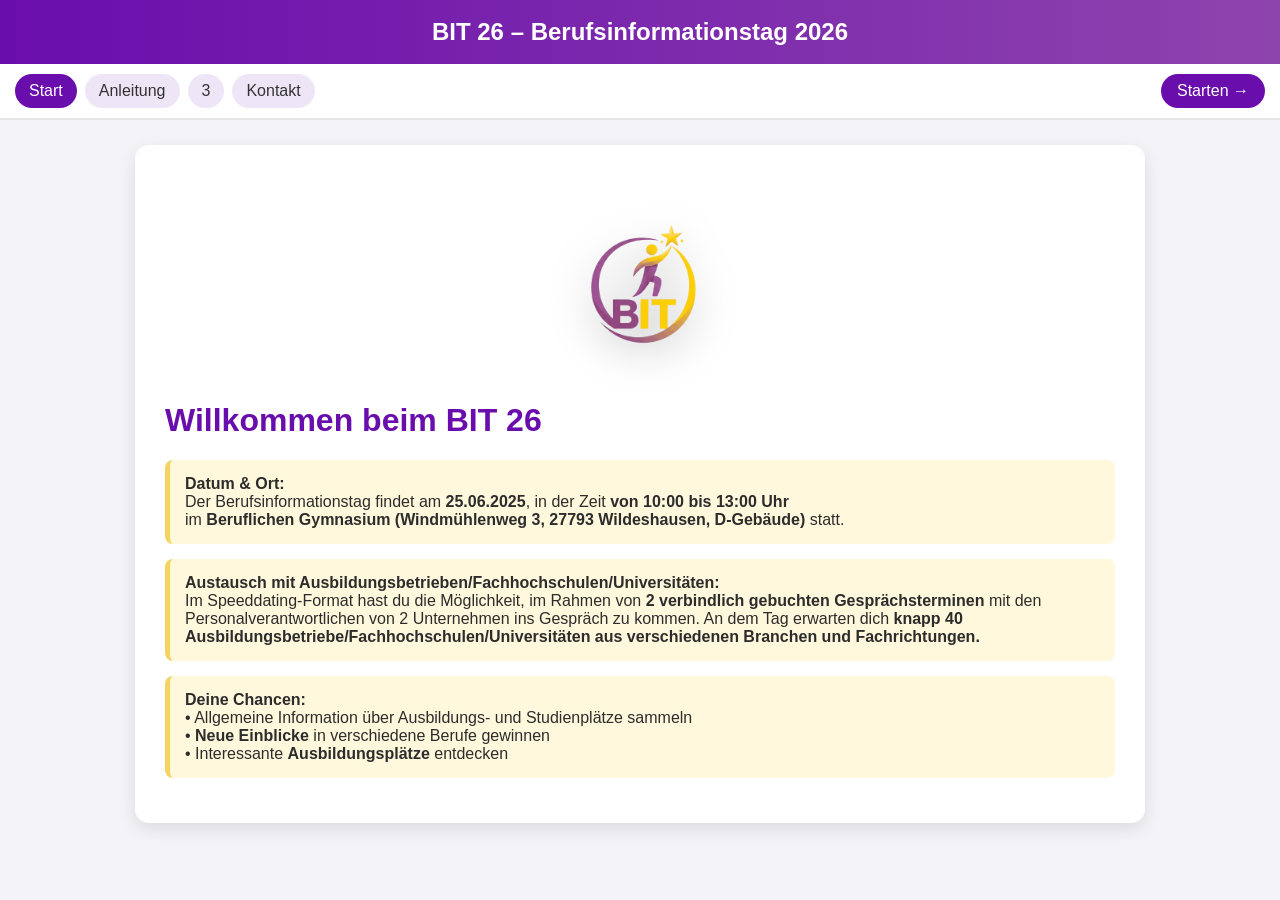
<file: index.html>
<!DOCTYPE html>
<html lang="de">
<head>
<meta charset="UTF-8">
<title>BIT 26 - Start</title>

<link rel="stylesheet" href="style.css">

<style>
html {
    scroll-behavior: smooth;
}

body{
    margin:0;
    font-family: Arial, sans-serif;
}

.logo-wrap{
    display:flex;
    justify-content:center;
    margin: 30px 0;
}

.logo{
    width: 250px;
    max-width: 80%;
    height: auto;
    border-radius: 20px;
    filter: drop-shadow(0 10px 20px rgba(0,0,0,0.25));
    transition: transform 0.3s ease;
}

.logo:hover{
    transform: scale(1.05);
}
</style>

<!-- 🔥 SCRIPT für sauberes Seitenverhalten -->
<script defer>
document.addEventListener("DOMContentLoaded", () => {

    // 🔝 Immer nach oben scrollen beim Laden
    window.scrollTo(0, 0);

    // 🔁 Alle Links stabil machen (kein Bug bei mehrfach klicken)
    const links = document.querySelectorAll("a");

    links.forEach(link => {
        link.addEventListener("click", () => {
            document.body.style.pointerEvents = "none"; // verhindert Spam-Klicks
            setTimeout(() => {
                document.body.style.pointerEvents = "auto";
            }, 300);
        });
    });

});
</script>

</head>
<body>

<header>BIT 26 – Berufsinformationstag 2026</header>

<div class="navbar">
    <div class="nav-links">
        <a href="index.html" class="active">Start</a>
        <a href="anleitung.html">Anleitung</a>
        <a href="phase3.html">3</a>
        <a href="kontakt.html">Kontakt</a>
    </div>

    <!-- 👉 WICHTIG: Button bleibt stabil -->
    <a class="next-btn" href="anleitung.html">Starten →</a>
</div>

<div class="container">

<div class="logo-wrap">
    <img src="alle logos/BIT logo.png" alt="BIT Logo.png" class="logo">
</div>

<h1>Willkommen beim BIT 26</h1>

<div class="box">
<strong> Datum & Ort:</strong><br>
Der Berufsinformationstag findet am <strong>25.06.2025</strong>, in der Zeit <strong>von 10:00 bis 13:00 Uhr</strong><br>
im <strong>Beruflichen Gymnasium (Windmühlenweg 3, 27793 Wildeshausen, D-Gebäude)</strong> statt.
</div>

<div class="box">
<strong> Austausch mit Ausbildungsbetrieben/Fachhochschulen/Universitäten:</strong><br>
Im Speeddating-Format hast du die Möglichkeit, im Rahmen von <b>2 verbindlich gebuchten Gesprächsterminen</b> mit den Personalverantwortlichen von 2 Unternehmen ins Gespräch zu kommen. An dem Tag erwarten dich <strong>knapp 40 Ausbildungsbetriebe/Fachhochschulen/Universitäten aus verschiedenen Branchen und Fachrichtungen.</strong><br>
</div>

<div class="box">
<strong> Deine Chancen:</strong><br>
• Allgemeine Information über Ausbildungs- und Studienplätze sammeln<br>
• <b>Neue Einblicke</b> in verschiedene Berufe gewinnen<br>
• Interessante <strong>Ausbildungsplätze</strong> entdecken
</div>

</div>

</body>
</html>
</file>
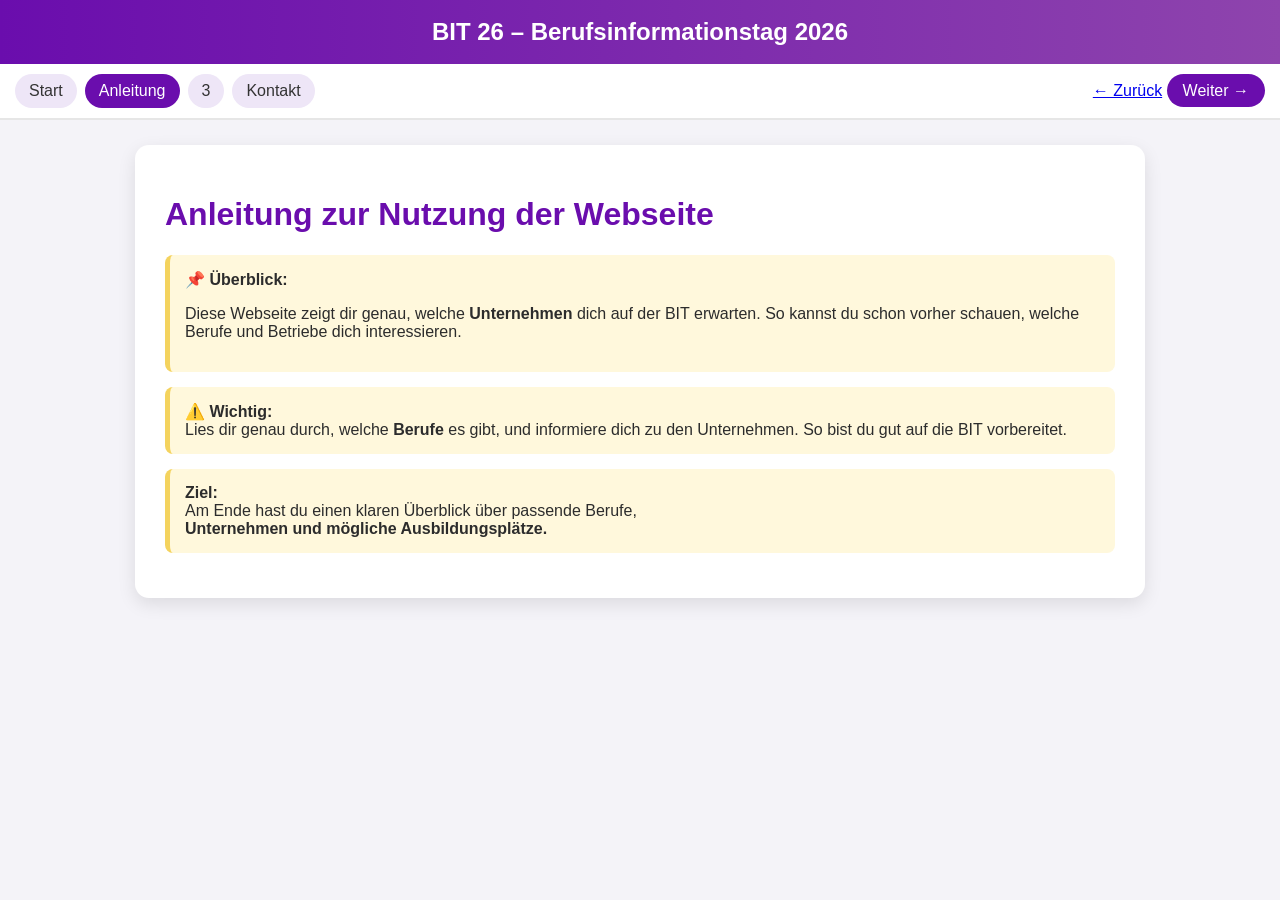
<file: anleitung.html>
<!DOCTYPE html>
<html lang="de">
<head>
<meta charset="UTF-8">
<title>BIT 26 – Berufsinformationstag 2026</title>

<link rel="stylesheet" href="style.css">

<style>
html {
    scroll-behavior: smooth;
}

body{
    margin:0;
    font-family: Arial, sans-serif;
}
</style>

<!-- 🔥 SCRIPT für stabiles Klick- & Scrollverhalten -->
<script defer>
document.addEventListener("DOMContentLoaded", () => {

    // 🔝 Immer oben starten
    window.scrollTo(0, 0);

    // 🔁 Schutz gegen mehrfach klicken
    const links = document.querySelectorAll("a");

    links.forEach(link => {
        link.addEventListener("click", () => {
            document.body.style.pointerEvents = "none";
            setTimeout(() => {
                document.body.style.pointerEvents = "auto";
            }, 300);
        });
    });

});
</script>

</head>
<body>

<header>BIT 26 – Berufsinformationstag 2026</header>

<div class="navbar">
    <div class="nav-links">
        <a href="index.html">Start</a>
        <a href="anleitung.html" class="active">Anleitung</a>
        <a href="phase3.html">3</a>
        <a href="kontakt.html">Kontakt</a>
    </div>

    <!-- 👉 Navigation verbessert -->
    <div class="nav-actions">
        <a class="back-btn" href="index.html">← Zurück</a>
        <a class="next-btn" href="phase3.html">Weiter →</a>
    </div>
</div>

<div class="container">

<h1>Anleitung zur Nutzung der Webseite</h1>

<div class="box">
<strong>📌 Überblick:</strong><br>
<p>Diese Webseite zeigt dir genau, welche <strong>Unternehmen</strong> dich auf der BIT erwarten. So kannst du schon vorher schauen, welche Berufe und Betriebe dich interessieren.</p>
</div>

<div class="box">
<strong>⚠️ Wichtig:</strong><br>
Lies dir genau durch, welche <strong>Berufe</strong> es gibt, und informiere dich zu den Unternehmen. So bist du gut auf die BIT vorbereitet.

</div>

<div class="box">
<strong>Ziel:</strong><br>
Am Ende hast du einen klaren Überblick über passende Berufe,<br>
<strong>Unternehmen und mögliche Ausbildungsplätze.</strong>
</div>

</div>

</body>
</html>
</file>
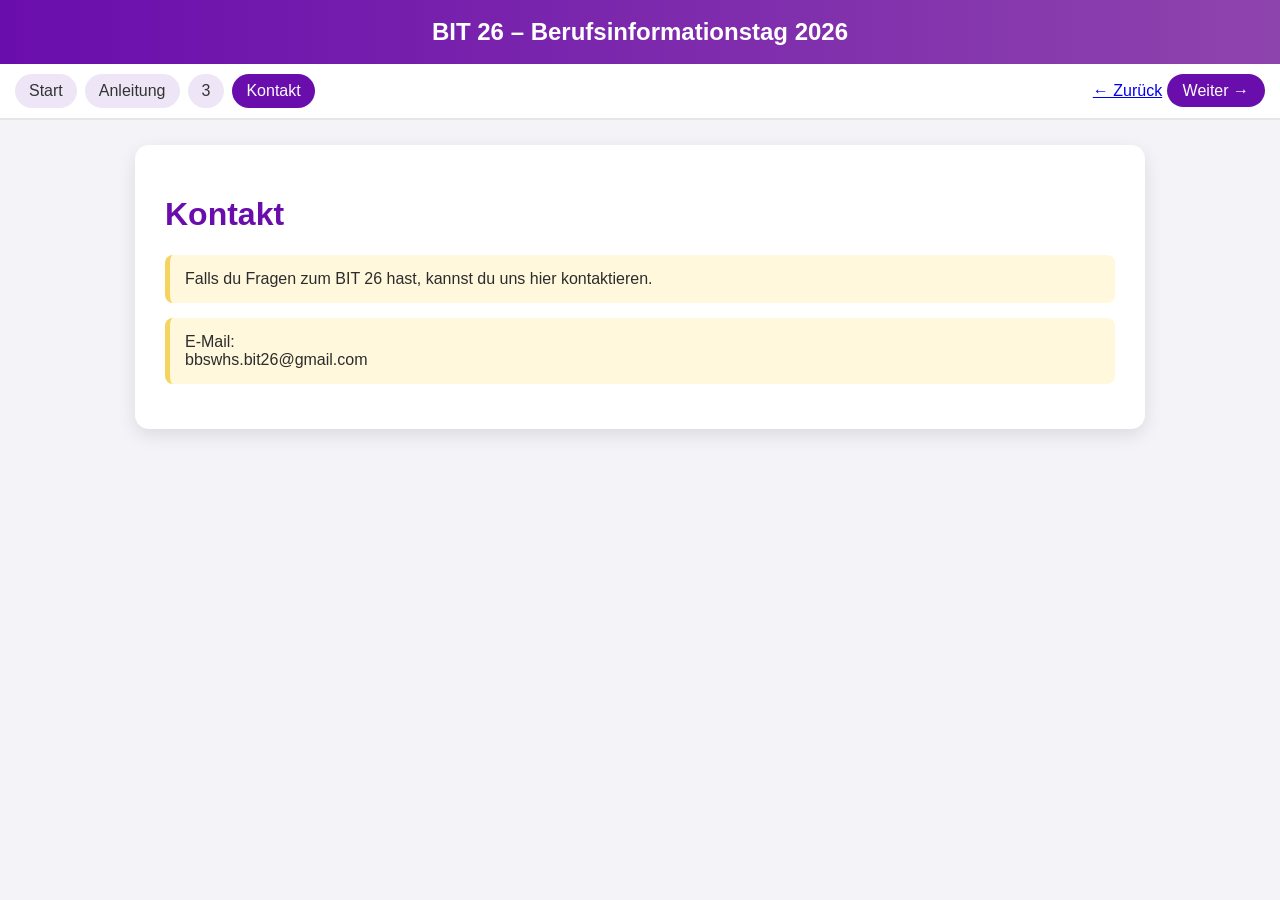
<file: kontakt.html>
<!DOCTYPE html>
<html lang="de">
<head>
<meta charset="UTF-8">
<title>BIT 26 – Berufsinformationstag 2026</title>

<link rel="stylesheet" href="style.css">

<style>
html {
    scroll-behavior: smooth;
}

body{
    margin:0;
    font-family: Arial, sans-serif;
}

textarea{
    padding:10px;
    border-radius:10px;
    border:1px solid #ccc;
    resize: vertical;
}
</style>

<script defer>
document.addEventListener("DOMContentLoaded", () => {

    window.scrollTo(0, 0);

    const links = document.querySelectorAll("a");

    links.forEach(link => {
        link.addEventListener("click", () => {
            document.body.style.pointerEvents = "none";
            setTimeout(() => {
                document.body.style.pointerEvents = "auto";
            }, 300);
        });
    });

});
</script>

</head>
<body>

<header>BIT 26 – Berufsinformationstag 2026</header>

<div class="navbar">
    <div class="nav-links">
        <a href="index.html">Start</a>
        <a href="anleitung.html">Anleitung</a>
        <a href="phase3.html">3</a>
        <a href="kontakt.html" class="active">Kontakt</a>
    </div>

    <div class="nav-actions">
        <a class="back-btn" href="phase3.html">← Zurück</a>
        <a class="next-btn" href="index.html">Weiter →</a>
    </div>
</div>

<div class="container">

<h1>Kontakt</h1>

<div class="box">
Falls du Fragen zum BIT 26 hast, kannst du uns hier kontaktieren.
</div>

<div class="box">
E-Mail:<br>
bbswhs.bit26@gmail.com
</div>

</form>

</div>

</div>

</body>
</html>
</file>
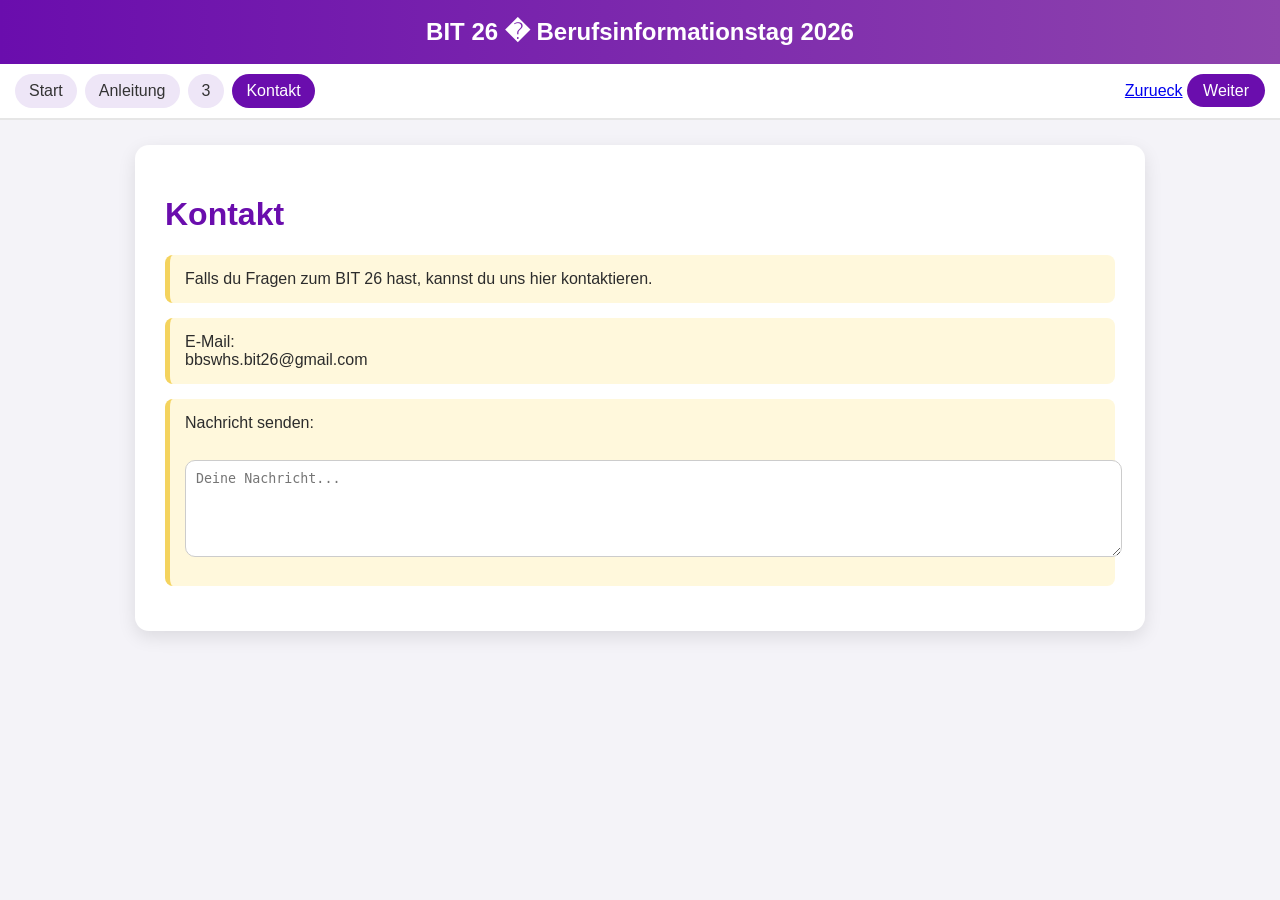
<file: kontakt2.html>
<!DOCTYPE html>
<html lang="de">
<head>
<meta charset="UTF-8">
<title>BIT 26 - Kontakt</title>

<link rel="stylesheet" href="style.css">

<style>
html {
    scroll-behavior: smooth;
}

body{
    margin:0;
    font-family: Arial, sans-serif;
}

textarea{
    padding:10px;
    border-radius:10px;
    border:1px solid #ccc;
    resize: vertical;
}
</style>

<script defer>
document.addEventListener("DOMContentLoaded", () => {

    window.scrollTo(0, 0);

    const links = document.querySelectorAll("a");

    links.forEach(link => {
        link.addEventListener("click", () => {
            document.body.style.pointerEvents = "none";
            setTimeout(() => {
                document.body.style.pointerEvents = "auto";
            }, 300);
        });
    });

});
</script>

</head>
<body>

<header>BIT 26 � Berufsinformationstag 2026</header>

<div class="navbar">
    <div class="nav-links">
        <a href="index.html">Start</a>
        <a href="anleitung.html">Anleitung</a>
        <a href="phase3.html">3</a>
        <a href="kontakt.html" class="active">Kontakt</a>
    </div>

    <div class="nav-actions">
        <a class="back-btn" href="phase3.html">Zurueck</a>
        <a class="next-btn" href="index.html">Weiter</a>
    </div>
</div>

<div class="container">

<h1>Kontakt</h1>

<div class="box">
Falls du Fragen zum BIT 26 hast, kannst du uns hier kontaktieren.
</div>

<div class="box">
E-Mail:<br>
bbswhs.bit26@gmail.com
</div>

<div class="box">
Nachricht senden:<br><br>

<form onsubmit="return false;">
<textarea rows="5" style="width:100%;" placeholder="Deine Nachricht..."></textarea>
</form>

</div>

</div>

</body>
</html>
</file>
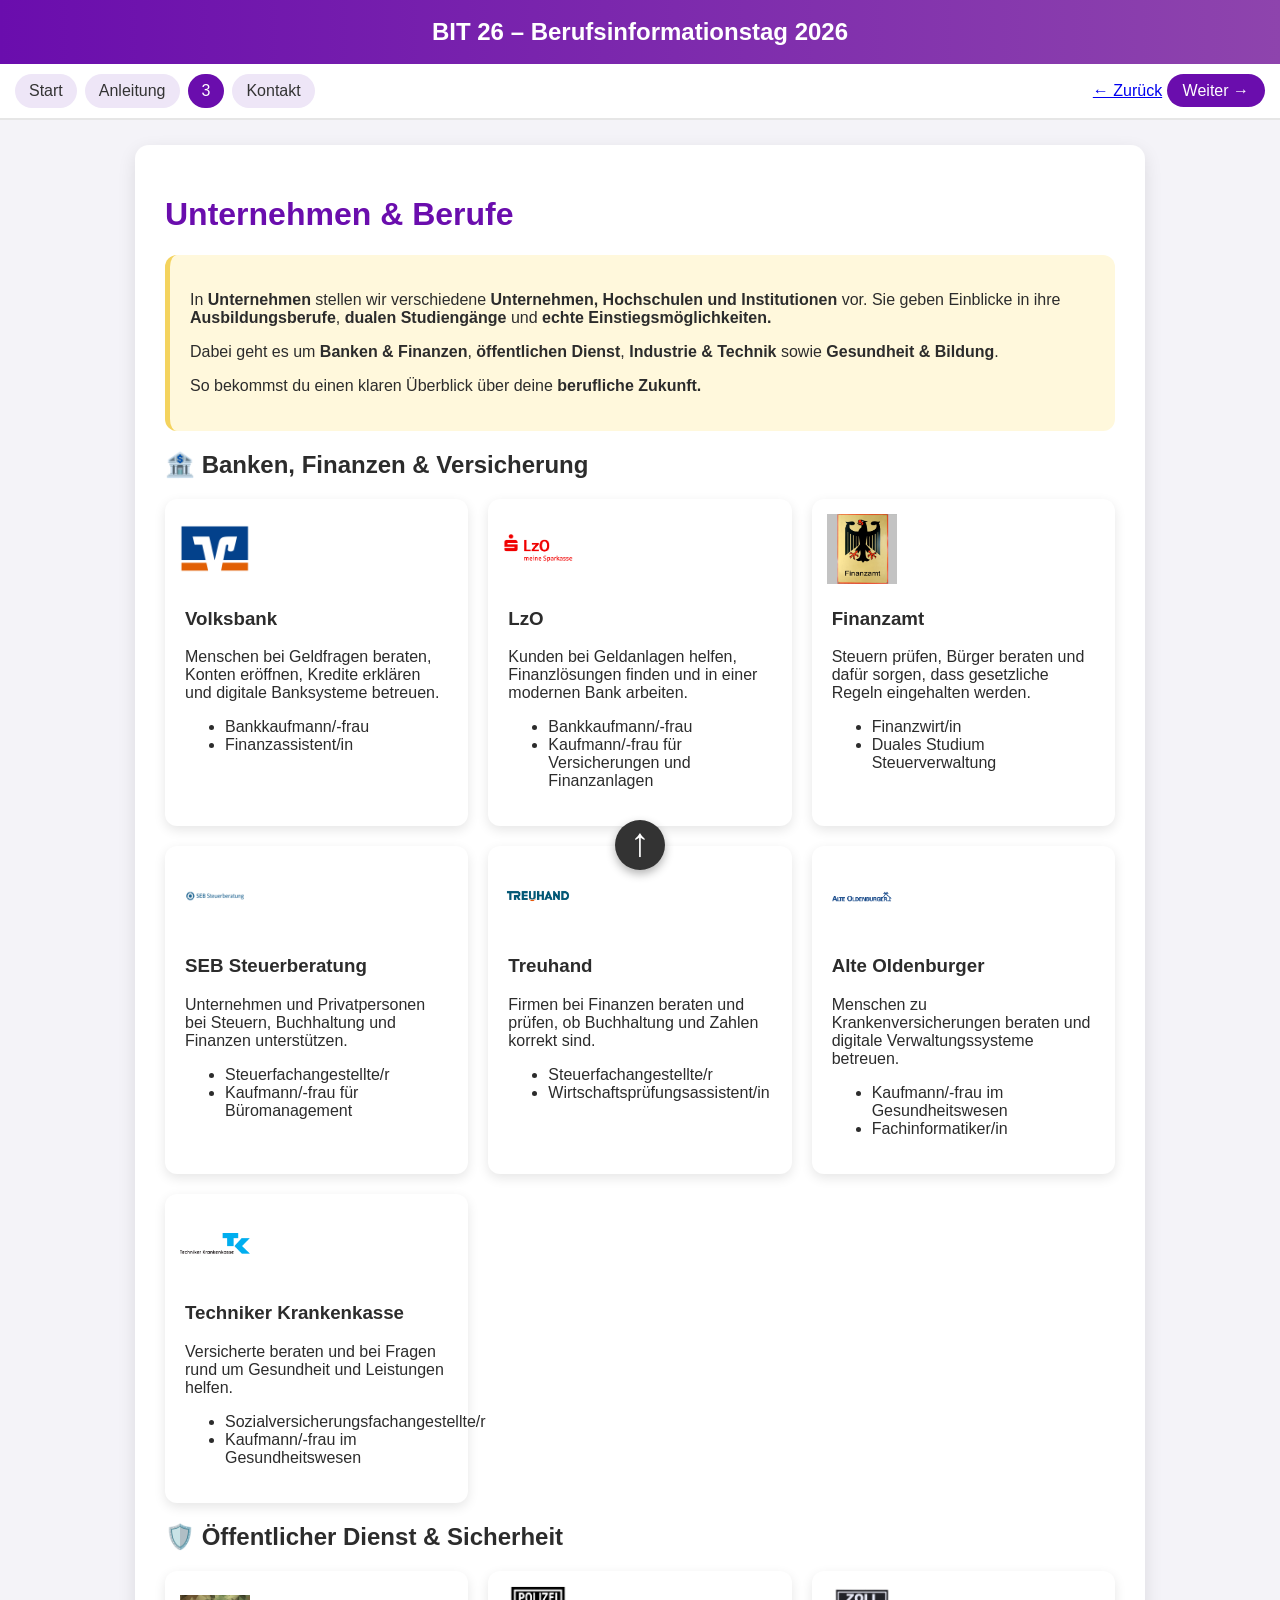
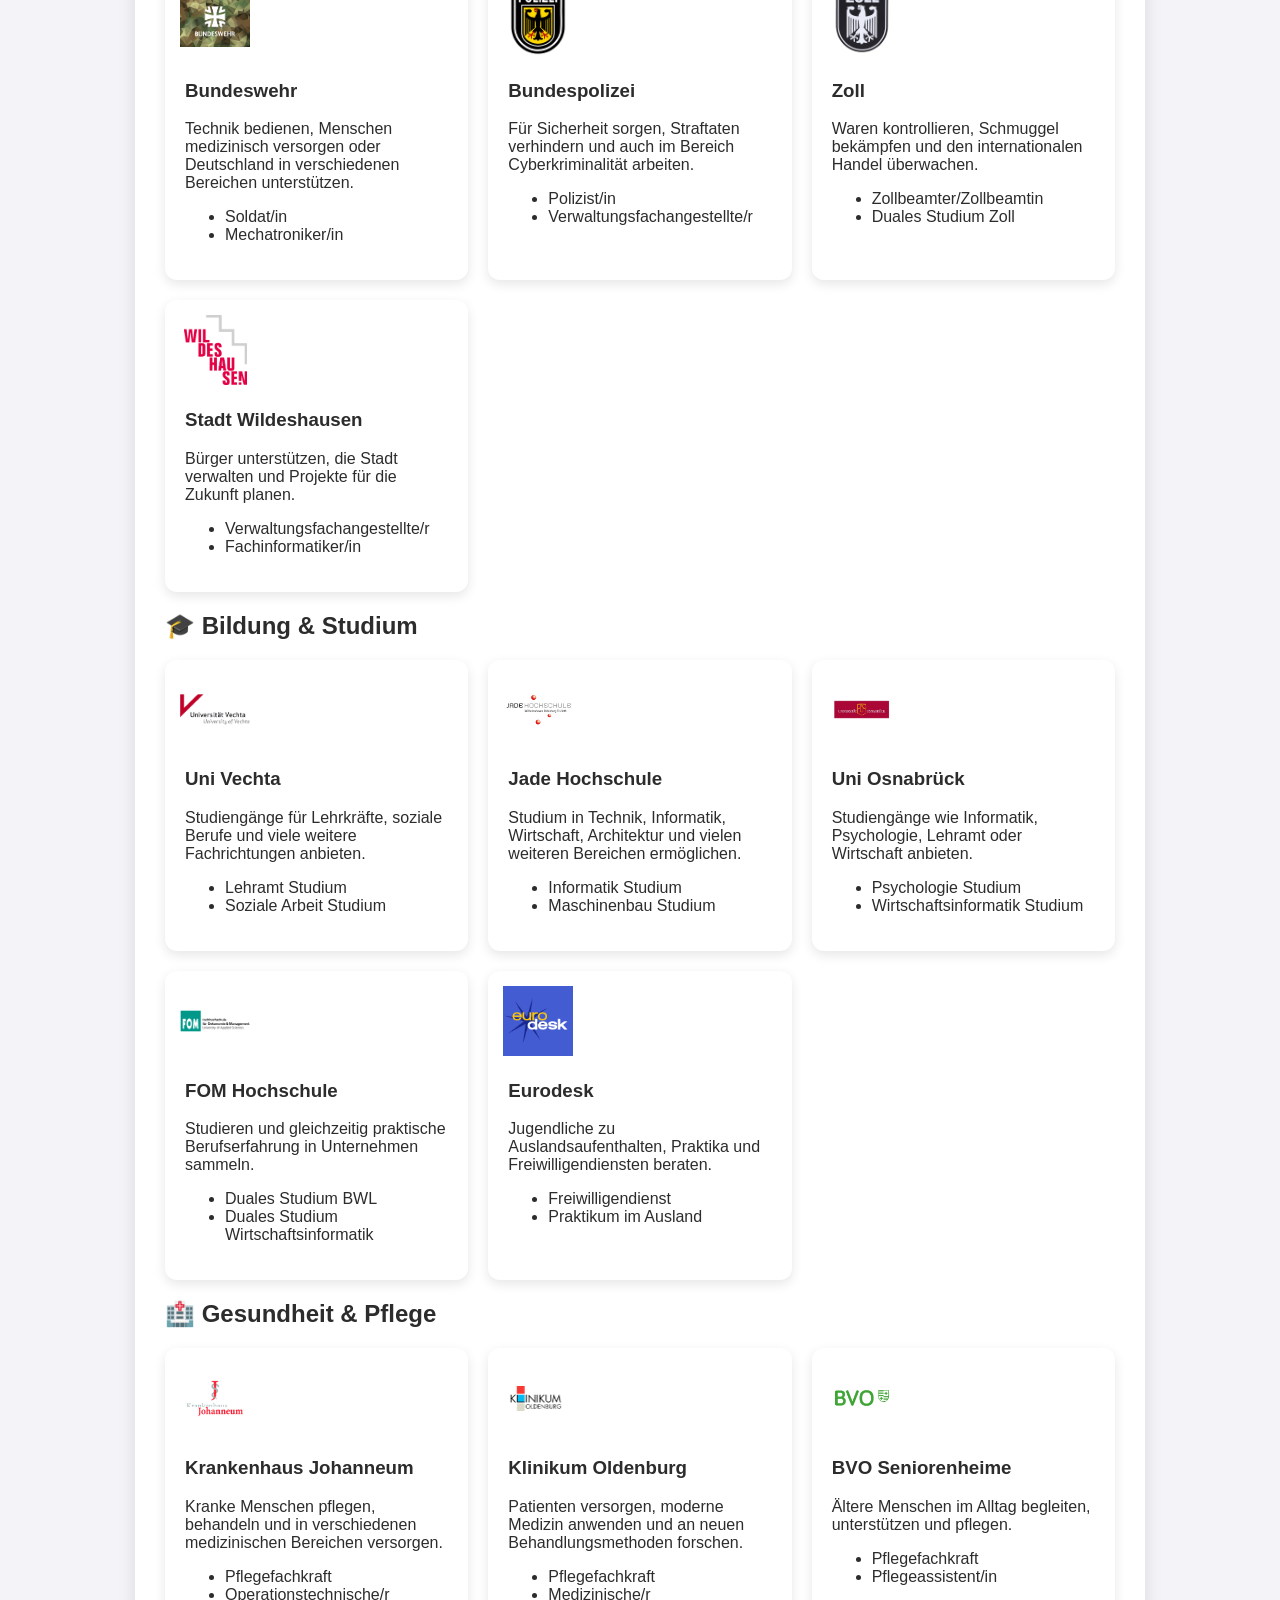
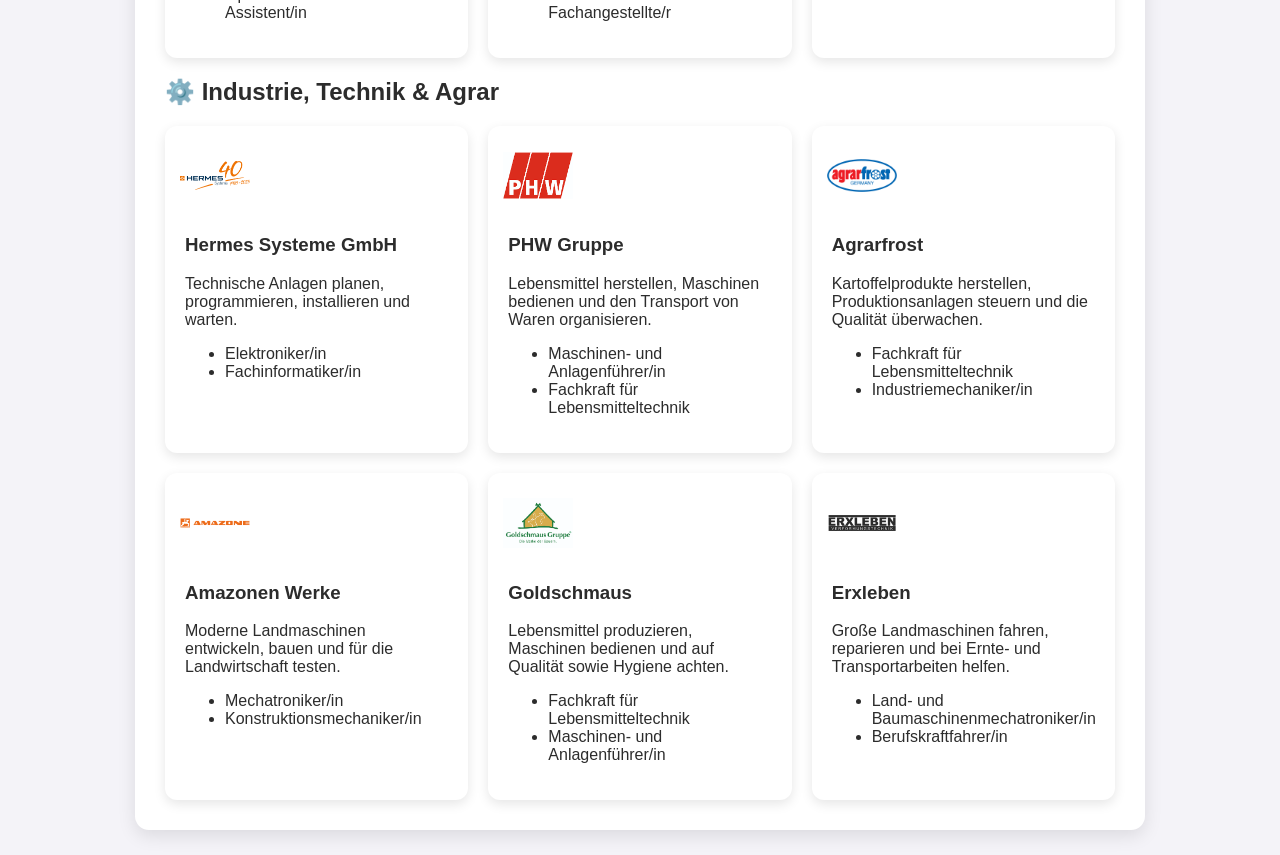
<file: phase3.html>
<!DOCTYPE html>
<html lang="de">
<head>
<meta charset="UTF-8">
<title>Unternehmen</title>
<link rel="stylesheet" href="style.css">

<style>
html {
    scroll-behavior: smooth;
}

body{
    margin:0;
    font-family: Arial, sans-serif;
}

/* ✅ TIMER SO WIE DU IHN HATTEN WOLLTEST */
.timer{
    text-align:center;
    margin:20px;
    font-size:20px;
}

/* ✅ BOXEN BLEIBEN GLEICH */
.company-box{
    position:relative;
    padding-top:90px;
    min-height:180px;
    box-sizing:border-box;
}

/* ✅ BILDER IMMER OBEN LINKS + GLEICHE GRÖSSE */
.company-box .logo{
    position:absolute;
    top:15px;
    left:15px;

    width:70px;
    height:70px;

    object-fit:contain;
    display:block;
}
</style>

</head>

<body>

<header>BIT 26 – Berufsinformationstag 2026</header>

<div class="navbar">
    <div class="nav-links">
        <a href="index.html">Start</a>
        <a href="anleitung.html">Anleitung</a>
        <a href="phase3.html" class="active">3</a>
        <a href="kontakt.html">Kontakt</a>
    </div>

    <!-- ✅ WIE ORIGINAL: ZURÜCK + WEITER -->
    <div class="nav-actions">
        <a class="back-btn" href="anleitung.html">← Zurück</a>
        <a class="next-btn" href="kontakt.html">Weiter →</a>
    </div>
</div>

<div class="container">

<h1>Unternehmen & Berufe</h1>

<!-- EINLEITUNG -->
<div class="intro-box">

<p>
In <b>Unternehmen</b> stellen wir verschiedene <b>Unternehmen, Hochschulen und Institutionen</b> vor. 
Sie geben Einblicke in ihre <b>Ausbildungsberufe</b>, <b>dualen Studiengänge</b> und <b>echte Einstiegsmöglichkeiten.</b>
</p>

<p>
Dabei geht es um <b>Banken & Finanzen</b>, <b>öffentlichen Dienst</b>, <b>Industrie & Technik</b> sowie <b>Gesundheit & Bildung</b>.
</p>

<p>
So bekommst du einen klaren Überblick über deine <b>berufliche Zukunft.</b>
</p>

</div>

<!-- BANKEN & FINANZEN -->
<h2>🏦 Banken, Finanzen & Versicherung</h2>
<div class="company-grid">

<div class="company-box">
<img src="alle logos/Volksbank_Logo.svg.png" class="logo">
<h3>Volksbank</h3>
<p>Menschen bei Geldfragen beraten, Konten eröffnen, Kredite erklären und digitale Banksysteme betreuen.</p>
    <ul>
        <li>Bankkaufmann/-frau</li>
        <li>Finanzassistent/in</li>
    </ul>
</div>

<div class="company-box">
<img src="alle logos/3. LzO-Logo_meineSparkasse_Rot_rgb-Kopie - Kopie.png" class="logo">
<h3>LzO</h3>
<p>Kunden bei Geldanlagen helfen, Finanzlösungen finden und in einer modernen Bank arbeiten.</p>
<ul>
        <li>Bankkaufmann/-frau</li>
        <li>Kaufmann/-frau für Versicherungen und Finanzanlagen</li>
    </ul>
</div>

<div class="company-box">
<img src="alle logos/finanzamt.jpg" class="logo">
<h3>Finanzamt</h3>
<p>Steuern prüfen, Bürger beraten und dafür sorgen, dass gesetzliche Regeln eingehalten werden.</p>
<ul>
        <li>Finanzwirt/in</li>
        <li>Duales Studium Steuerverwaltung</li>
    </ul>
</div>

<div class="company-box">
<img src="alle logos/seb.jpg" class="logo">
<h3>SEB Steuerberatung</h3>
<p>Unternehmen und Privatpersonen bei Steuern, Buchhaltung und Finanzen unterstützen.</p>
<ul>
        <li>Steuerfachangestellte/r</li>
        <li>Kaufmann/-frau für Büromanagement</li>
    </ul>
</div>

<div class="company-box">
<img src="alle logos/treuhand.png" class="logo">
<h3>Treuhand</h3>
<p>Firmen bei Finanzen beraten und prüfen, ob Buchhaltung und Zahlen korrekt sind.</p>
<ul>
        <li>Steuerfachangestellte/r</li>
        <li>Wirtschaftsprüfungsassistent/in</li>
    </ul>
</div>

<div class="company-box">
<img src="alle logos/18. Logo_Alte-Oldenburger.png" class="logo">
<h3>Alte Oldenburger</h3>
<p>Menschen zu Krankenversicherungen beraten und digitale Verwaltungssysteme betreuen.</p>
<ul>
        <li>Kaufmann/-frau im Gesundheitswesen</li>
        <li>Fachinformatiker/in</li>
    </ul>
</div>

<div class="company-box">
<img src="alle logos/21. Technikerkrankenkasse-logo.svg.png" class="logo">
<h3>Techniker Krankenkasse</h3>
<p>Versicherte beraten und bei Fragen rund um Gesundheit und Leistungen helfen.</p>
<ul>
        <li>Sozialversicherungsfachangestellte/r</li>
        <li>Kaufmann/-frau im Gesundheitswesen</li>
    </ul>
</div>

</div>

<!-- ÖFFENTLICHER DIENST -->
<h2>🛡️ Öffentlicher Dienst & Sicherheit</h2>
<div class="company-grid">

<div class="company-box">
<img src="alle logos/4. bundeswehr-corporate-design.jpg" class="logo">
<h3>Bundeswehr</h3>
<p>Technik bedienen, Menschen medizinisch versorgen oder Deutschland in verschiedenen Bereichen unterstützen.</p>
 <ul>
        <li>Soldat/in</li>
        <li>Mechatroniker/in</li>
    </ul>
</div>

<div class="company-box">
<img src="alle logos/25. Federal_Police_Patch.svg.png" class="logo">
<h3>Bundespolizei</h3>
<p>Für Sicherheit sorgen, Straftaten verhindern und auch im Bereich Cyberkriminalität arbeiten.</p>
 <ul>
        <li>Polizist/in</li>
        <li>Verwaltungsfachangestellte/r</li>
    </ul>

</div>

<div class="company-box">
<img src="alle logos/6. s-l1200.jpg" class="logo">
<h3>Zoll</h3>
<p>Waren kontrollieren, Schmuggel bekämpfen und den internationalen Handel überwachen.</p>
<ul>
        <li>Zollbeamter/Zollbeamtin</li>
        <li>Duales Studium Zoll</li>
    </ul>
</div>

<div class="company-box">
<img src="alle logos/19. logo_der_stadt_wildeshausen-fe1b602d7d2e15cc5c693ce4c8bca3f1-0.jpg" class="logo">
<h3>Stadt Wildeshausen</h3>
<p>Bürger unterstützen, die Stadt verwalten und Projekte für die Zukunft planen.</p>
 <ul>
        <li>Verwaltungsfachangestellte/r</li>
        <li>Fachinformatiker/in</li>
    </ul>
</div>

</div>

<!-- BILDUNG -->
<h2>🎓 Bildung & Studium</h2>
<div class="company-grid">

<div class="company-box">
<img src="alle logos/7. Logo_Uni_Vechta-neu.png" class="logo">
<h3>Uni Vechta</h3>
<p>Studiengänge für Lehrkräfte, soziale Berufe und viele weitere Fachrichtungen anbieten.</p>
 <ul>
        <li>Lehramt Studium</li>
        <li>Soziale Arbeit Studium</li>
    </ul>
</div>

<div class="company-box">
<img src="alle logos/8. hs-jade-hochschule-wilhelmshaven-oldenburg-elsfleth-studienort-oldenburg-jadehs-logo-logo-default.png" class="logo">
<h3>Jade Hochschule</h3>
<p>Studium in Technik, Informatik, Wirtschaft, Architektur und vielen weiteren Bereichen ermöglichen.</p>
<ul>
        <li>Informatik Studium</li>
        <li>Maschinenbau Studium</li>
    </ul>
</div>

<div class="company-box">
<img src="alle logos/9. Logo-Uni-Osnabrueck.jpg" class="logo">
<h3>Uni Osnabrück</h3>
<p>Studiengänge wie Informatik, Psychologie, Lehramt oder Wirtschaft anbieten.</p>
<ul>
        <li>Psychologie Studium</li>
        <li>Wirtschaftsinformatik Studium</li>
    </ul>
</div>

<div class="company-box">
<img src="alle logos/fom.png" class="logo">
<h3>FOM Hochschule</h3>
<p>Studieren und gleichzeitig praktische Berufserfahrung in Unternehmen sammeln.</p>
<ul>
        <li>Duales Studium BWL</li>
        <li>Duales Studium Wirtschaftsinformatik</li>
    </ul>
</div>

<div class="company-box">
<img src="alle logos/1. ED Social Media Logo 3.png" class="logo">
<h3>Eurodesk</h3>
<p>Jugendliche zu Auslandsaufenthalten, Praktika und Freiwilligendiensten beraten.</p>
<ul>
        <li>Freiwilligendienst</li>
        <li>Praktikum im Ausland</li>
    </ul>
</div>

</div>

<!-- GESUNDHEIT -->
<h2>🏥 Gesundheit & Pflege</h2>
<div class="company-grid">

<div class="company-box">
<img src="alle logos/14. krankenhaus_johanneum_wildeshausen_logo.jfif" class="logo">
<h3>Krankenhaus Johanneum</h3>
<p>Kranke Menschen pflegen, behandeln und in verschiedenen medizinischen Bereichen versorgen.</p>
<ul>
        <li>Pflegefachkraft</li>
        <li>Operationstechnische/r Assistent/in</li>
    </ul>
</div>

<div class="company-box">
<img src="alle logos/20. NOW_LOGO_Oldenburg.png" class="logo">
<h3>Klinikum Oldenburg</h3>
<p>Patienten versorgen, moderne Medizin anwenden und an neuen Behandlungsmethoden forschen.</p>
<ul>
        <li>Pflegefachkraft</li>
        <li>Medizinische/r Fachangestellte/r</li>
    </ul>
</div>

<div class="company-box">
<img src="alle logos/bvo.jpg" class="logo">
<h3>BVO Seniorenheime</h3>
<p>Ältere Menschen im Alltag begleiten, unterstützen und pflegen.</p>
<ul>
        <li>Pflegefachkraft</li>
        <li>Pflegeassistent/in</li>
    </ul>
</div>

</div>

<!-- INDUSTRIE -->
<h2>⚙️ Industrie, Technik & Agrar</h2>
<div class="company-grid">

<div class="company-box">
<img src="alle logos/10. 40_Jahre_Logo_rgb.png" class="logo">
<h3>Hermes Systeme GmbH</h3>
<p>Technische Anlagen planen, programmieren, installieren und warten.</p>
<ul>
        <li>Elektroniker/in</li>
        <li>Fachinformatiker/in</li>
    </ul>
</div>

<div class="company-box">
<img src="alle logos/11. Logo-PHW.png" class="logo">
<h3>PHW Gruppe</h3>
<p>Lebensmittel herstellen, Maschinen bedienen und den Transport von Waren organisieren.</p>
<ul>
        <li>Maschinen- und Anlagenführer/in</li>
        <li>Fachkraft für Lebensmitteltechnik</li>
    </ul>
</div>

<div class="company-box">
<img src="alle logos/12. agrarfrost logo.png" class="logo">
<h3>Agrarfrost</h3>
<p>Kartoffelprodukte herstellen, Produktionsanlagen steuern und die Qualität überwachen.</p>
<ul>
        <li>Fachkraft für Lebensmitteltechnik</li>
        <li>Industriemechaniker/in</li>
    </ul>
</div>

<div class="company-box">
<img src="alle logos/13. Amazonen-Werke_logo.svg.png" class="logo">
<h3>Amazonen Werke</h3>
<p>Moderne Landmaschinen entwickeln, bauen und für die Landwirtschaft testen.</p>
<ul>
        <li>Mechatroniker/in</li>
        <li>Konstruktionsmechaniker/in</li>
    </ul>
</div>

<div class="company-box">
<img src="alle logos/23. 4e6b1d7490d02194fc89ba217c6c454a07102486.jpeg" class="logo">
<h3>Goldschmaus</h3>
<p>Lebensmittel produzieren, Maschinen bedienen und auf Qualität sowie Hygiene achten.</p>
<ul>
        <li>Fachkraft für Lebensmitteltechnik</li>
        <li>Maschinen- und Anlagenführer/in</li>
    </ul>
</div>

<div class="company-box">
<img src="alle logos/erxleben.png" class="logo">
<h3>Erxleben</h3>
<p>Große Landmaschinen fahren, reparieren und bei Ernte- und Transportarbeiten helfen.</p>
 <ul>
        <li>Land- und Baumaschinenmechatroniker/in</li>
        <li>Berufskraftfahrer/in</li>
    </ul>
</div>

</div>

<!-- Der Button -->
<a href="#top" id="backToTop" title="Nach oben">
  &#8593;
</a>

<style>
  #backToTop {
    /* Positionierung */
    position: fixed;
    bottom: 30px;         /* Abstand vom unteren Rand */
    left: 50%;            /* Startet bei 50% der Breite */
    transform: translateX(-50%); /* Zieht den Button um die eigene Hälfte zurück -> exakt mittig */
    z-index: 1000;        /* Immer im Vordergrund */

    /* Größe und Form */
    font-size: 40px;      /* Macht den Pfeil schön groß */
    width: 50px;          /* Feste Breite für einen perfekten Kreis */
    height: 50px;         /* Feste Höhe */
    line-height: 45px;    /* Zentriert den Pfeil vertikal im Kreis */
    text-align: center;   /* Zentriert den Pfeil horizontal */
    
    /* Design */
    background-color: #333; /* Dunkler Hintergrund */
    color: white;           /* Weißer Pfeil */
    text-decoration: none;  /* Entfernt Unterstreichung */
    border-radius: 50%;     /* Macht den Button kreisrund */
    box-shadow: 0 4px 10px rgba(0,0,0,0.3); /* Dezenter Schatten */
    
    transition: all 0.3s ease; /* Weicher Übergang bei Hover */
  }

  #backToTop:hover {
    background-color: red;  /* Wird rot beim Drüberfahren */
    transform: translateX(-50%) scale(1.1); /* Wird leicht größer beim Hover */
  }

  /* Sorgt für sanftes Hochgleiten statt Springen */
  html {
    scroll-behavior: smooth;
  }
</style>

<script>
let totalTime = 20 * 60;
let timeLeft = totalTime;
let running = false;

function formatTime(seconds){
    let min = Math.floor(seconds / 60);
    let sec = seconds % 60;
    return `${min}:${sec < 10 ? "0" : ""}${sec}`;
}

function toggleTimer(){
    running = !running;
}

setInterval(()=>{
    if(running && timeLeft > 0){
        timeLeft--;
        document.getElementById("time").innerText = formatTime(timeLeft);
    }

    if(timeLeft === 0){
        running = false;
        document.getElementById("time").innerText = "Zeit abgelaufen!";
    }
},1000);
</script>

</body>
</html>
</file>
<file: style.css>
body {
    font-family: 'Segoe UI', Arial, sans-serif;
    margin: 0;
    background: #f4f3f8;
    color: #2c2c2c;
}

/* HEADER */
header {
    background: linear-gradient(90deg, #6a0dad, #8e44ad);
    color: white;
    padding: 18px;
    text-align: center;
    font-size: 24px;
    font-weight: bold;
}

/* NAV */
.navbar {
    display: flex;
    justify-content: space-between;
    align-items: center;
    background: white;
    border-bottom: 2px solid #e6e6e6;
    padding: 10px 15px;
}

/* LINKS */
.nav-links {
    display: flex;
    gap: 8px;
    overflow-x: auto;
}

.nav-links a {
    text-decoration: none;
    padding: 8px 14px;
    border-radius: 20px;
    background: #eee6f7;
    color: #333;
    transition: 0.25s;
    white-space: nowrap;
}

/* HOVER GELB */
.nav-links a:hover {
    background: #f4d35e;
}

/* AKTIVE SEITE */
.nav-links a.active {
    background: #6a0dad;
    color: white;
}

/* WEITER BUTTON */
.next-btn {
    background: #6a0dad;
    color: white;
    padding: 8px 16px;
    border-radius: 20px;
    text-decoration: none;
}

.next-btn:hover {
    background: #f4d35e;
    color: black;
}

/* TIMER */
.timer {
    text-align: right;
    padding: 10px 15px;
    font-weight: bold;
    color: #6a0dad;
}

/* MAIN CONTAINER (WICHTIG!) */
.container {
    max-width: 950px;
    margin: 25px auto;
    background: white;
    padding: 30px;
    border-radius: 14px;
    box-shadow: 0 6px 18px rgba(0,0,0,0.1);
}

/* BOXEN */
.box {
    background: #fff8dc;
    border-left: 5px solid #f4d35e;
    padding: 15px;
    margin: 15px 0;
    border-radius: 8px;
}

textarea, input {
    width: 100%;
    padding: 10px;
    margin: 10px 0;
    border-radius: 8px;
    border: 1px solid #ccc;
}

h1 {
    color: #6a0dad;
}
.next-btn:hover {
    background: #f4d35e;
    color: black;
}
.company-grid {
    display: grid;
    grid-template-columns: repeat(auto-fit, minmax(300px, 1fr));
    gap: 20px;
}

.company-box {
    background: white;
    border-radius: 12px;
    padding: 20px;
    box-shadow: 0 4px 12px rgba(0,0,0,0.1);
    transition: 0.2s;
}

.company-box:hover {
    transform: scale(1.05);
}
.intro-box {
    background: #fff8dc;        /* gleich wie deine .box */
    border-left: 5px solid #f4d35e;
    padding: 20px;
    border-radius: 12px;
    margin-bottom: 20px;
}
</file>
